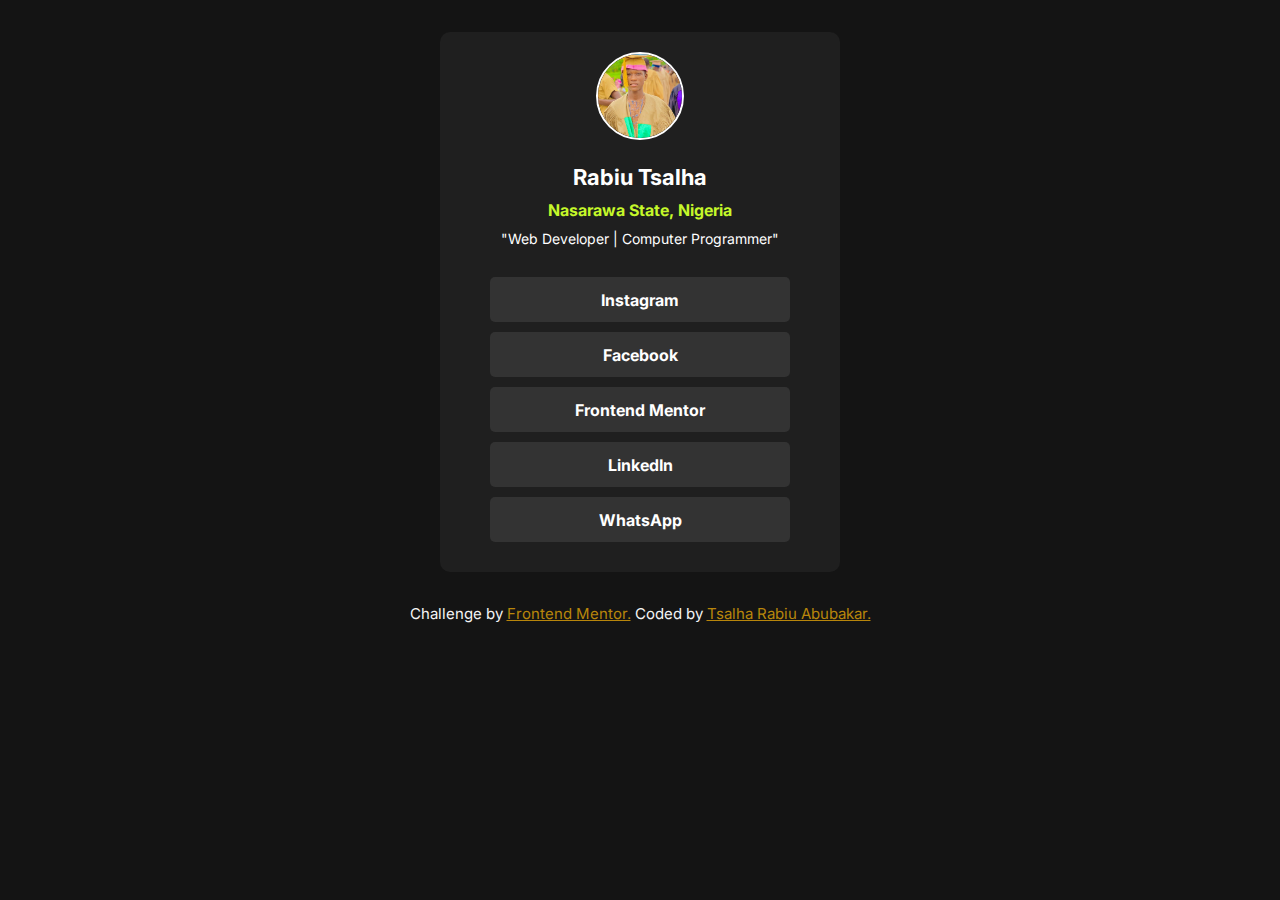
<file: index.html>
<!DOCTYPE html>
<html lang="en">
<head>
    <meta charset="UTF-8">
    <meta name="viewport" content="width=device-width, initial-scale=1.0">
    <link rel="preconnect" href="https://fonts.googleapis.com">
    <link rel="preconnect" href="https://fonts.gstatic.com" crossorigin>
    <link href="https://fonts.googleapis.com/css2?family=Inter:ital,opsz,wght@0,14..32,100..900;1,14..32,100..900&display=swap" rel="stylesheet">
    <link rel="stylesheet" href="styles.css">
    <title>Social Profile Links</title>
</head>
<body>
    <div id="social-links-container">
        <div class="avatar-img">
            <img src="./images/profile.jpg" alt="Rabiu Image" >
        </div>
        <div class="profile-text">
            <h1>Rabiu Tsalha</h1>
            <h4>Nasarawa State, Nigeria</h4>
            <p>"Web Developer | Computer Programmer"</p>
        </div>
        <div class="social-links">
            <ul class="social-links-list">
                <li><a href="https://www.instagram.com/" target="_blank">Instagram</a></li>
                <li><a href="https://web.facebook.com/" target="_blank">Facebook</a></li>
                <li><a href="https://www.frontendmentor.io/" target="_blank">Frontend Mentor</a></li>
                <li><a href="https://www.linkedin.com/" target="_blank">LinkedIn</a></li>
                <li><a href="https://www.whatsapp.com/" target="_blank">WhatsApp</a></li>
            </ul>
           </div>
    </div>
    <div class="author">
        <p>
            Challenge by <a href="https://www.frontendmentor.io/home">Frontend Mentor.</a> Coded by <a href="https://github.com/COEA-INTERNS">Tsalha Rabiu Abubakar.</a>
        </p>
    </div>
</body>
</html>
</file>
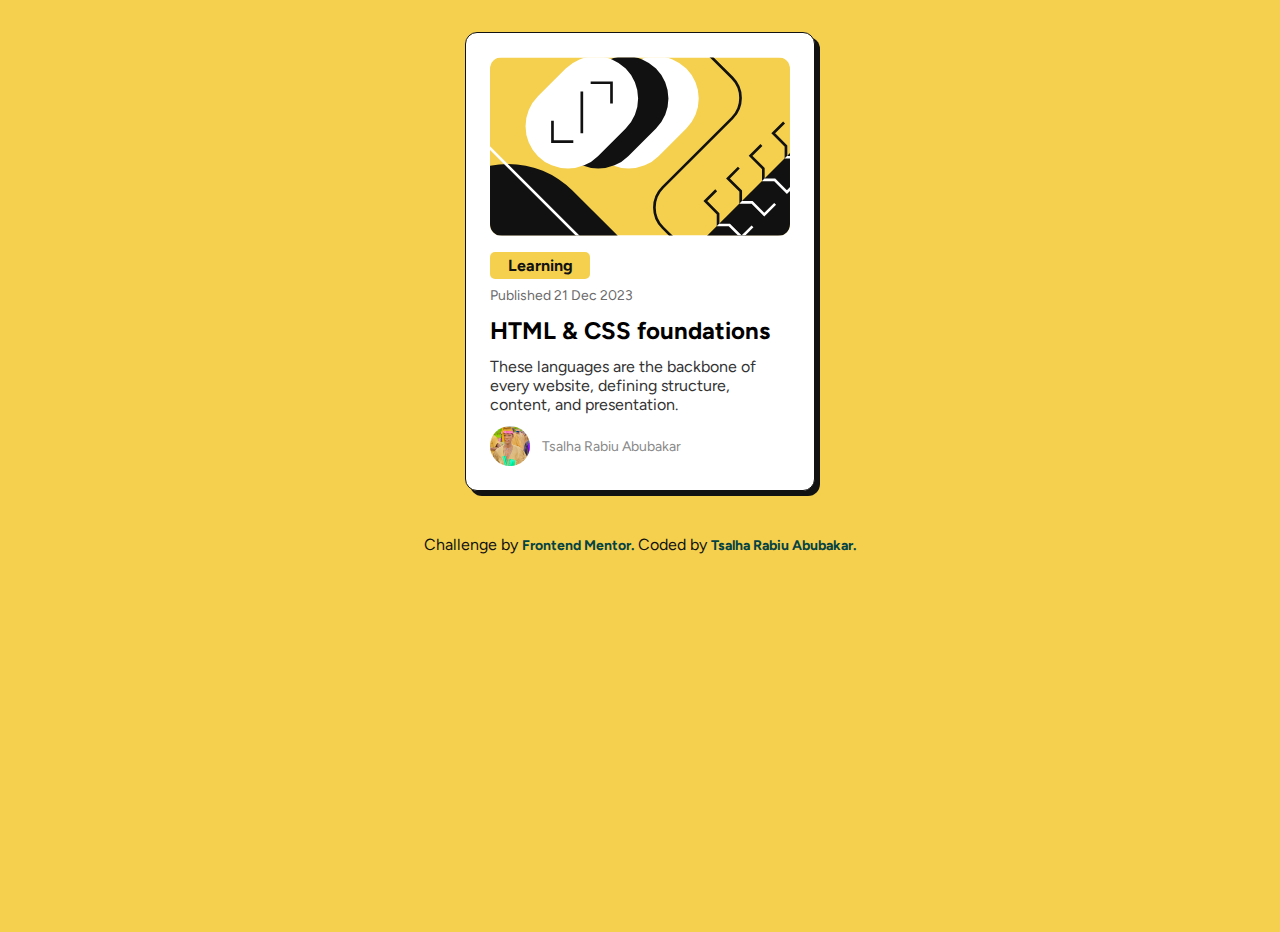
<file: Blog-card/index.html>
<!DOCTYPE html>
<html lang="en">
<head>
    <meta charset="UTF-8">
    <meta name="viewport" content="width=device-width, initial-scale=1.0">
    <link rel="preconnect" href="https://fonts.googleapis.com">
    <link rel="preconnect" href="https://fonts.gstatic.com" crossorigin>
    <link href="https://fonts.googleapis.com/css2?family=Figtree:ital,wght@0,300..900;1,300..900&display=swap" rel="stylesheet">
    <link rel="stylesheet" href="styles.css">
    <title>Blog preview card</title>
</head>
<body>
    <div class="card-container">
        <img class="blog-image" src="./images/illustration-article.svg" alt="Blog preview image">
        <span class="tag">Learning</span>
        <p class="date">Published 21 Dec 2023</p>
        <h2 class="title">HTML & CSS foundations</h2>
        <p class="description">These languages are the backbone of every website, defining structure, content, and presentation.</p>
        <div class="author">
            <img src="./images/profile.jpg" alt="Tsalha Rabiu Abubakar Profile image" class="author-img">
            <p>Tsalha Rabiu Abubakar</p>
        </div>
    </div>
    <div class="footer">
        <p>
            Challenge by <a href="https://www.frontendmentor.io/profile/COEA-INTERNS">Frontend Mentor.</a> Coded by <a href="https://github.com/COEA-INTERNS">Tsalha Rabiu Abubakar.</a>
        </p>
    </div>
  </body>
</html>
</file>
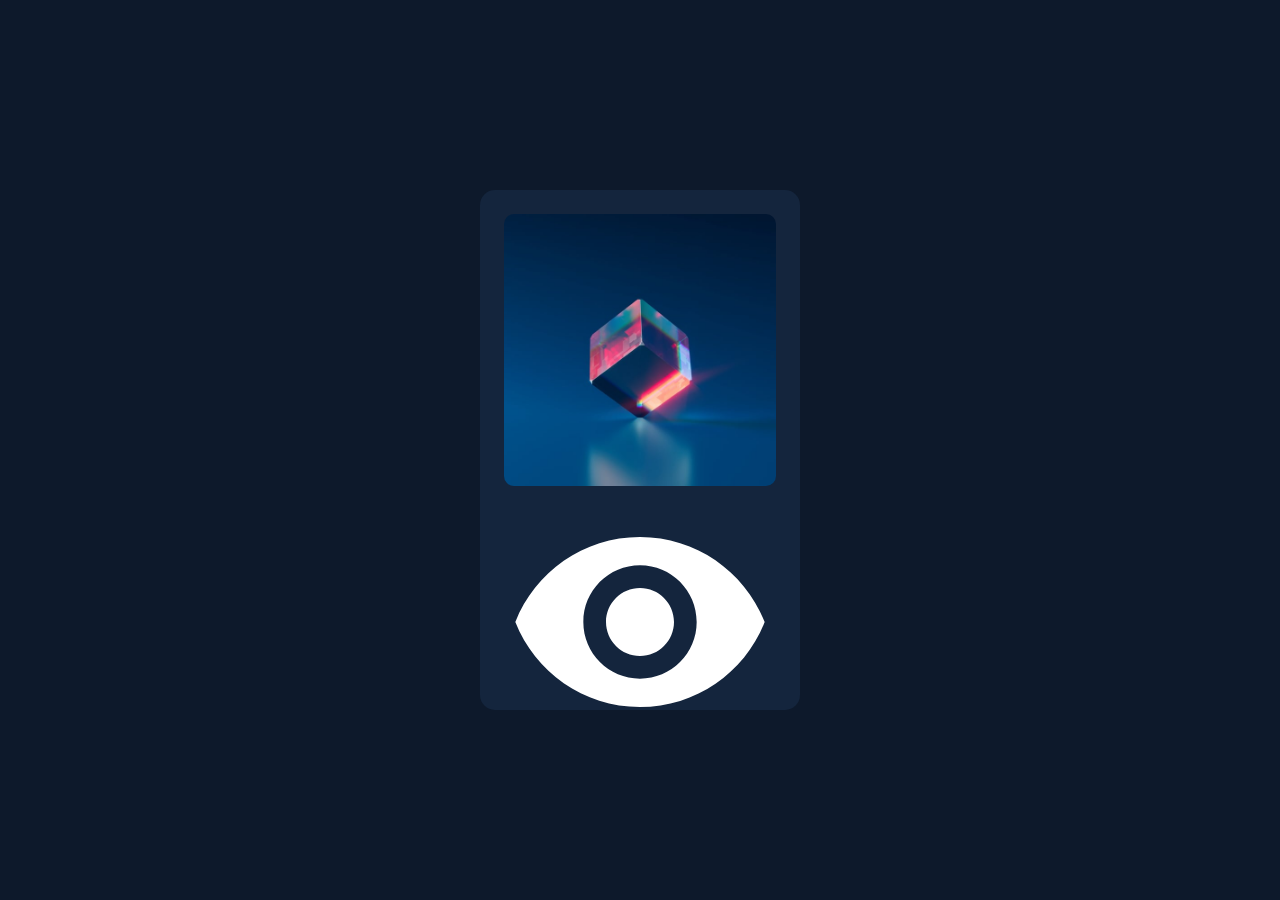
<file: NFT-card/index.html>
<!DOCTYPE html>
<html lang="en">
<head>
    <meta charset="UTF-8">
    <meta name="viewport" content="width=device-width, initial-scale=1.0">
    <link rel="preconnect" href="https://fonts.googleapis.com">
    <link rel="preconnect" href="https://fonts.gstatic.com" crossorigin>
    <link href="https://fonts.googleapis.com/css2?family=Outfit:wght@100..900&display=swap" rel="stylesheet">
    <link rel="stylesheet" href="styles.css">
    <title>NFT preview card component</title>
</head>
<body>
    <div class="card-container">
        <div class="card-image">
            <img src="./images/image-equilibrium.jpg" alt="NFT Image">

            <div class="image-overlay">
                <img src="./images/icon-view.svg" alt="View Icon">
            </div>
        </div>
        <div class="card-content">
            <h2>Equilibrium #3429</h2>
            <p>Our Equilibrium collection promotes balance and calm.</p>
            <div class="card-info">
                <div class="eth"> 
                    <img src="./images/icon-ethereum.svg" alt="Ethereum Icon">
                    <span>0.041 ETH</span>
                </div>
                <div class="time">
                    <img src="./images/icon-clock.svg" alt="Clock Icon">
                    <span>3 days left</span>
                </div>
            </div>
            <div class="creator">
                <img src="./images/profile.jpg" alt="Creator Avatar">
                <span>Creation of <p>Tsalha Rabiu Abubakar</p></span>
            </div>
        </div>
    </div>
     
</body>
</html>
</file>
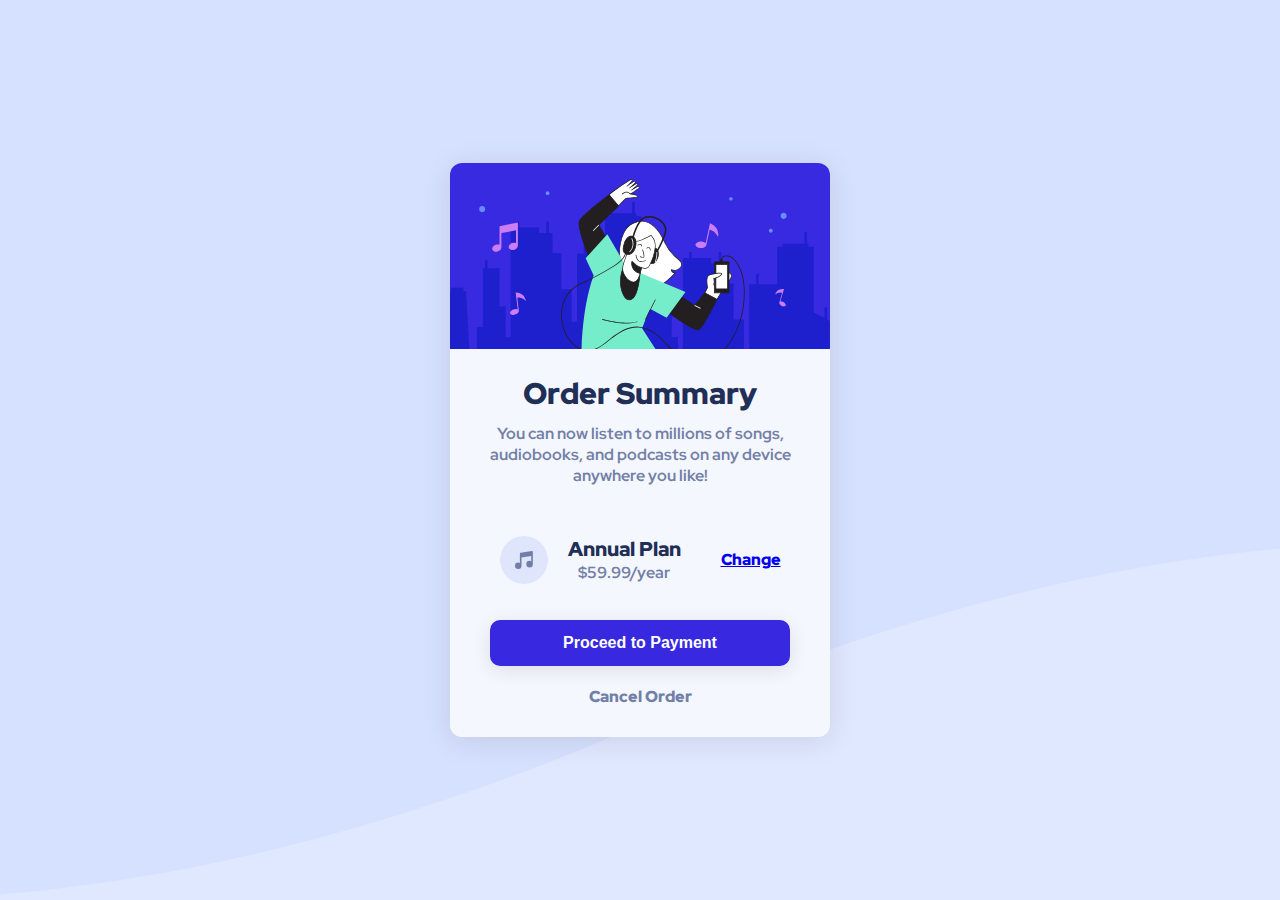
<file: Order-summary/index.html>
<!DOCTYPE html>
<html lang="en">
<head>
    <meta charset="UTF-8">
    <meta name="viewport" content="width=device-width, initial-scale=1.0">
    <link rel="preconnect" href="https://fonts.googleapis.com">
    <link rel="preconnect" href="https://fonts.gstatic.com" crossorigin>
    <link href="https://fonts.googleapis.com/css2?family=Red+Hat+Display:ital,wght@0,300..900;1,300..900&display=swap" rel="stylesheet">
    <link rel="stylesheet" href="styles.css">
    <title>Order summary component</title>
</head>
<body>
    <div class="card-container">
        <div class="card-image">
            <img src="./images/illustration-hero.svg" alt="illustration-hero">
        </div>
        <div class="card-content">
            <h2>Order Summary</h2>
            <p>You can now listen to millions of songs, audiobooks, and podcasts on any device anywhere you like!</p>
        </div>
        <div class="plan-container">
            <div class="plan-info">
                <img src="./images/icon-music.svg" alt="Music Icon">
                <div class="plan-description">
                    <h3>Annual Plan</h3>
                    <p>$59.99/year</p>
                </div>
                <a class="change-link" href="http://">Change</a>
            </div>
            <button class="proceed-button">Proceed to Payment</button>
            <button class="cancel-order">Cancel Order</button>
        </div>
    </div>
</body>
</html>
</file>
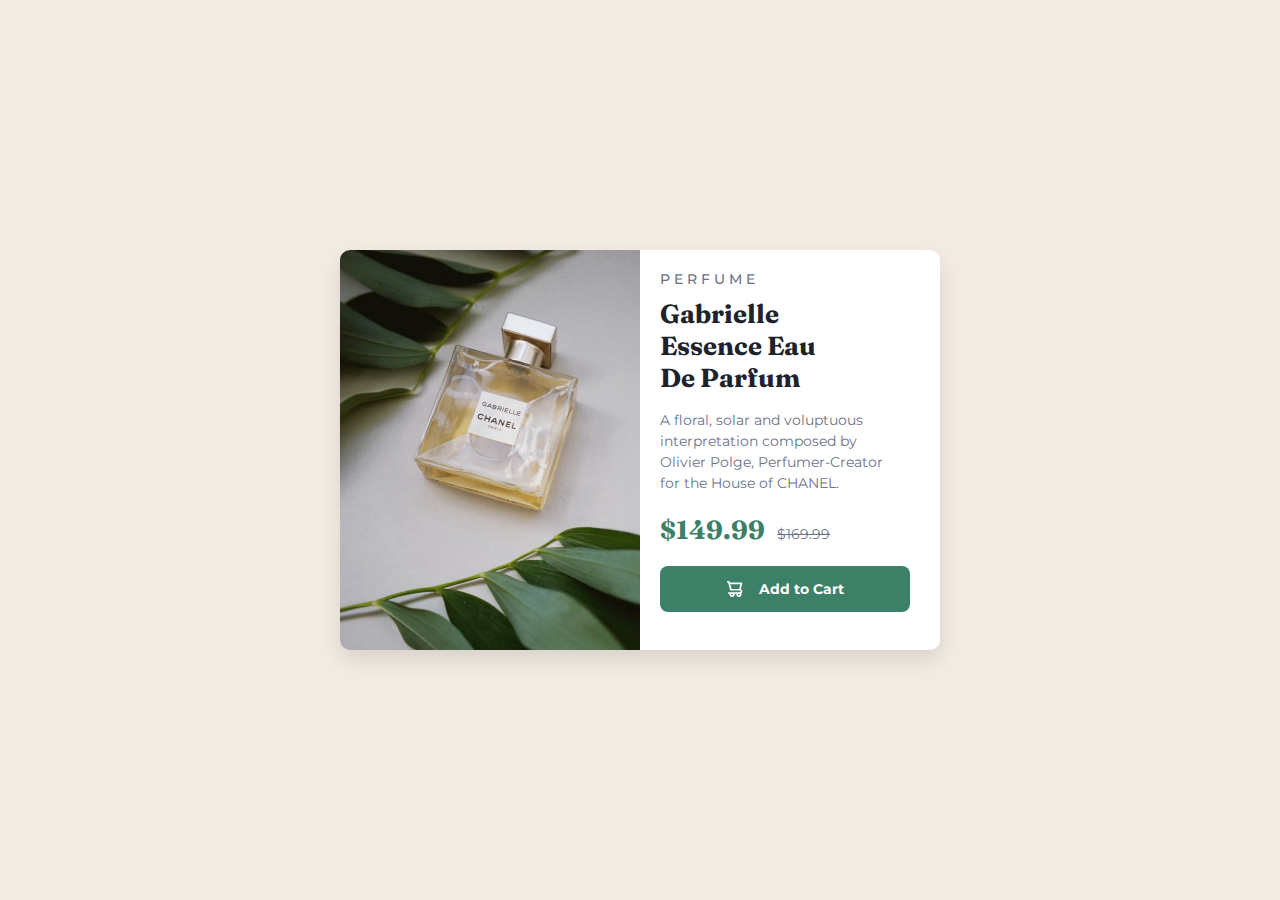
<file: product-card/index.html>
<!DOCTYPE html>
<html lang="en">
<head>
    <meta charset="UTF-8">
    <meta name="viewport" content="width=device-width, initial-scale=1.0">
    <link rel="preconnect" href="https://fonts.googleapis.com">
    <link rel="preconnect" href="https://fonts.gstatic.com" crossorigin>
    <link href="https://fonts.googleapis.com/css2?family=Fraunces:ital,opsz,wght@0,9..144,100..900;1,9..144,100..900&family=Montserrat:ital,wght@0,100..900;1,100..900&display=swap" rel="stylesheet">
    <link rel="stylesheet" href="styles.css">
    <title>Product-card</title>
</head>
<body>
    <div class="card-container">
        <div class="card-image">
            <img src="./images/image-product-desktop.jpg" alt="Product Image">
        </div>
        <div class="card-content">
            <p class="category">Perfume</p>
            <h1>Gabrielle Essence Eau De Parfum</h1>
            <p class="description">A floral, solar and voluptuous interpretation composed by Olivier Polge, Perfumer-Creator for the House of CHANEL.</p>
            <div class="price">
            <span class="current">$149.99</span>
            <span class="original">$169.99</span>
            </div>
            <div class="add-to-cart-container"><button class="add-to-cart"><img src="./images/icon-cart.svg" alt="Cart">Add to Cart</button></div>
        </div>
        
    </div>
</body> <b></b>
</html>
</file>
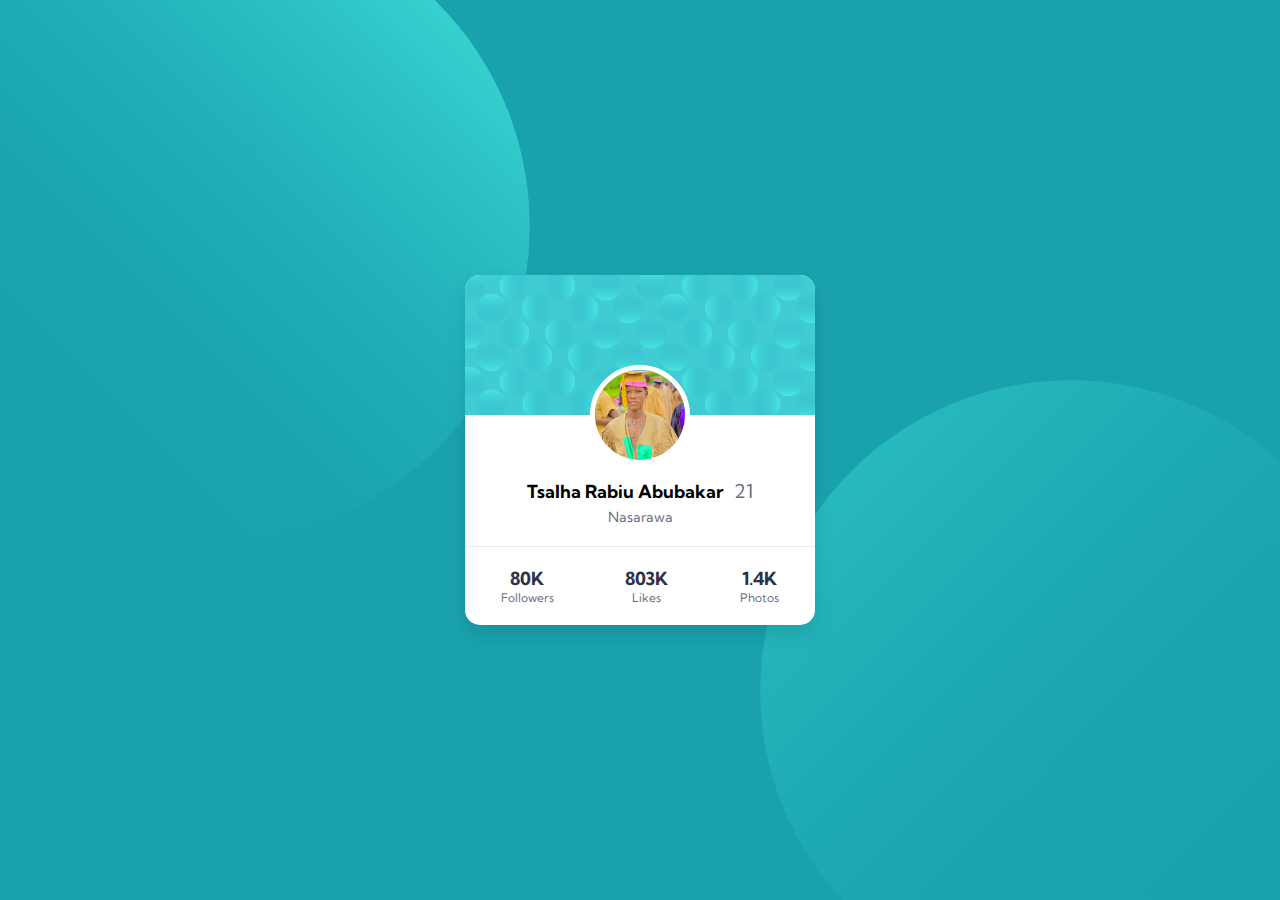
<file: Profile-card/index.html>
<!DOCTYPE html>
<html lang="en">
<head>
    <meta charset="UTF-8">
    <meta name="viewport" content="width=device-width, initial-scale=1.0">
    <link rel="preconnect" href="https://fonts.googleapis.com">
    <link rel="preconnect" href="https://fonts.gstatic.com" crossorigin>
    <link href="https://fonts.googleapis.com/css2?family=Kumbh+Sans:wght@100..900&display=swap" rel="stylesheet">
    <link rel="stylesheet" href="styles.css">
    <title>Profile Card</title>
</head>
<body>
    <div class="card-container">
        <div class="card-image">
            <img src="images/bg-pattern-card.svg" alt="Profile Image">
        </div>
        <div class="card-content">
            <img src="images/profile.jpg" alt="Profile Picture" class="profile-picture">
            <div class="basic">
                <h2>Tsalha Rabiu Abubakar</h2><span class="age">21</span>
            </div>
              <p>Nasarawa</p>
        </div>
        <div class="follow">
          <div class="follow-info">
            <h3>80K</h3>
            <p>Followers</p>
          </div>
          <div class="follow-info">
            <h3>803K</h3>
            <p>Likes</p>
          </div>
          <div class="follow-info">
            <h3>1.4K</h3>
            <p>Photos</p>
          </div>
        </div>

    </div>
</body>
</html>
</file>
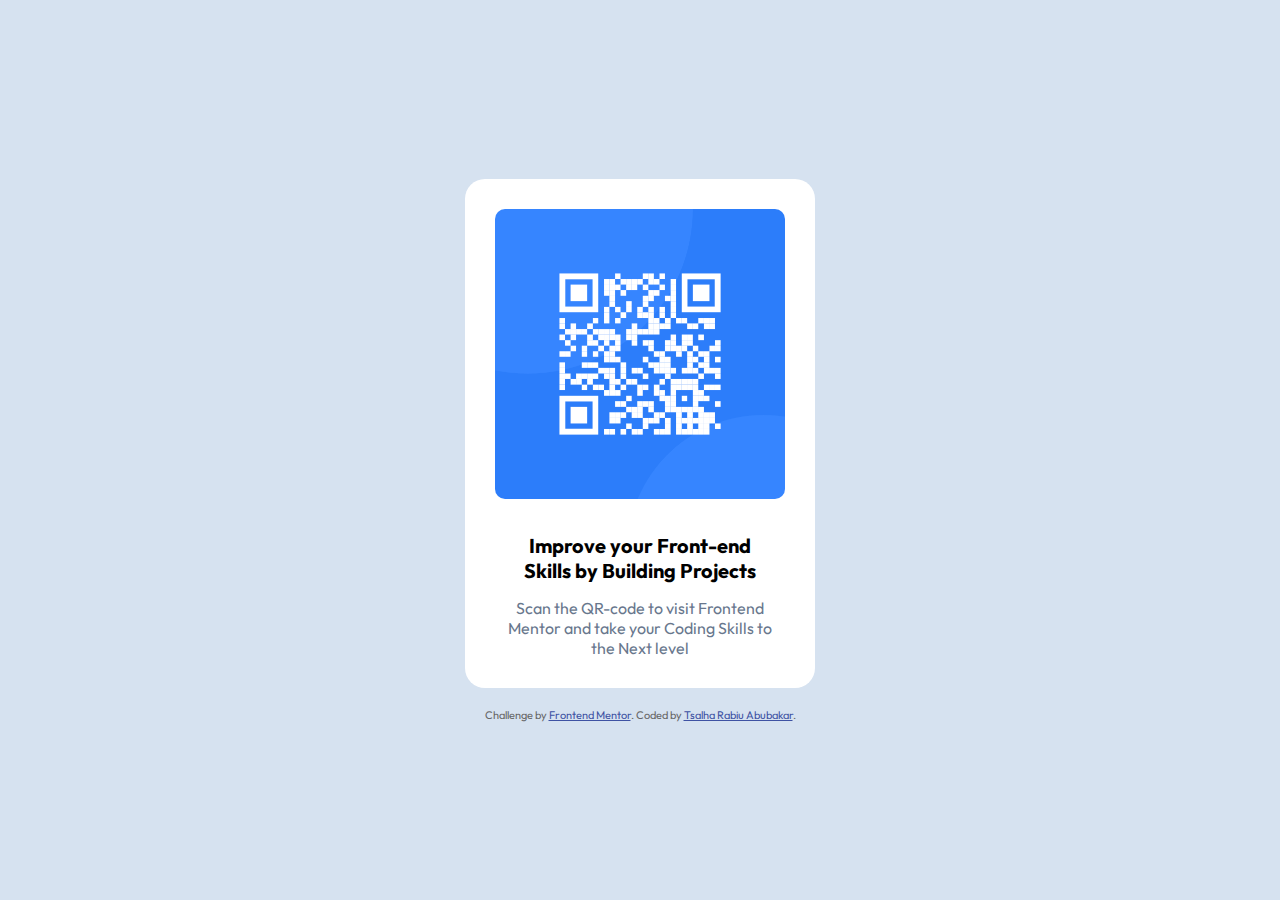
<file: QR-code/index.html>
<!DOCTYPE html>
<html lang="en">
  <head>
    <meta charset="UTF-8" />
    <meta name="viewport" content="width=device-width, initial-scale=1.0" />
    <!-- displays site properly based on user's device -->
    <link rel="preconnect" href="https://fonts.googleapis.com" />
    <link rel="preconnect" href="https://fonts.gstatic.com" crossorigin />
    <link
      href="https://fonts.googleapis.com/css2?family=Outfit:wght@100..900&display=swap"
      rel="stylesheet"
    />
    <link rel="stylesheet" href="style.css" />
    <link rel="icon" type="image/png" sizes="32x32" href="image-qr-code.png" />
    <title>Frontend Mentor | QR-code Challenge</title>
  </head>
  <body>
    <div class="card">
      <img src="./images/image-qr-code.png" />
      <h2>
        Improve your Front-end<br />
        Skills by Building Projects
      </h2>
      <p>
        Scan the QR-code to visit Frontend<br />
        Mentor and take your Coding Skills to <br />
        the Next level
      </p>
    </div>

    <div class="attribution">
      Challenge by
      <a href="https://www.frontendmentor.io?ref=challenge" target="_blank"
        >Frontend Mentor</a
      >. Coded by <a href="#">Tsalha Rabiu Abubakar</a>.
    </div>
  </body>
</html>
</file>
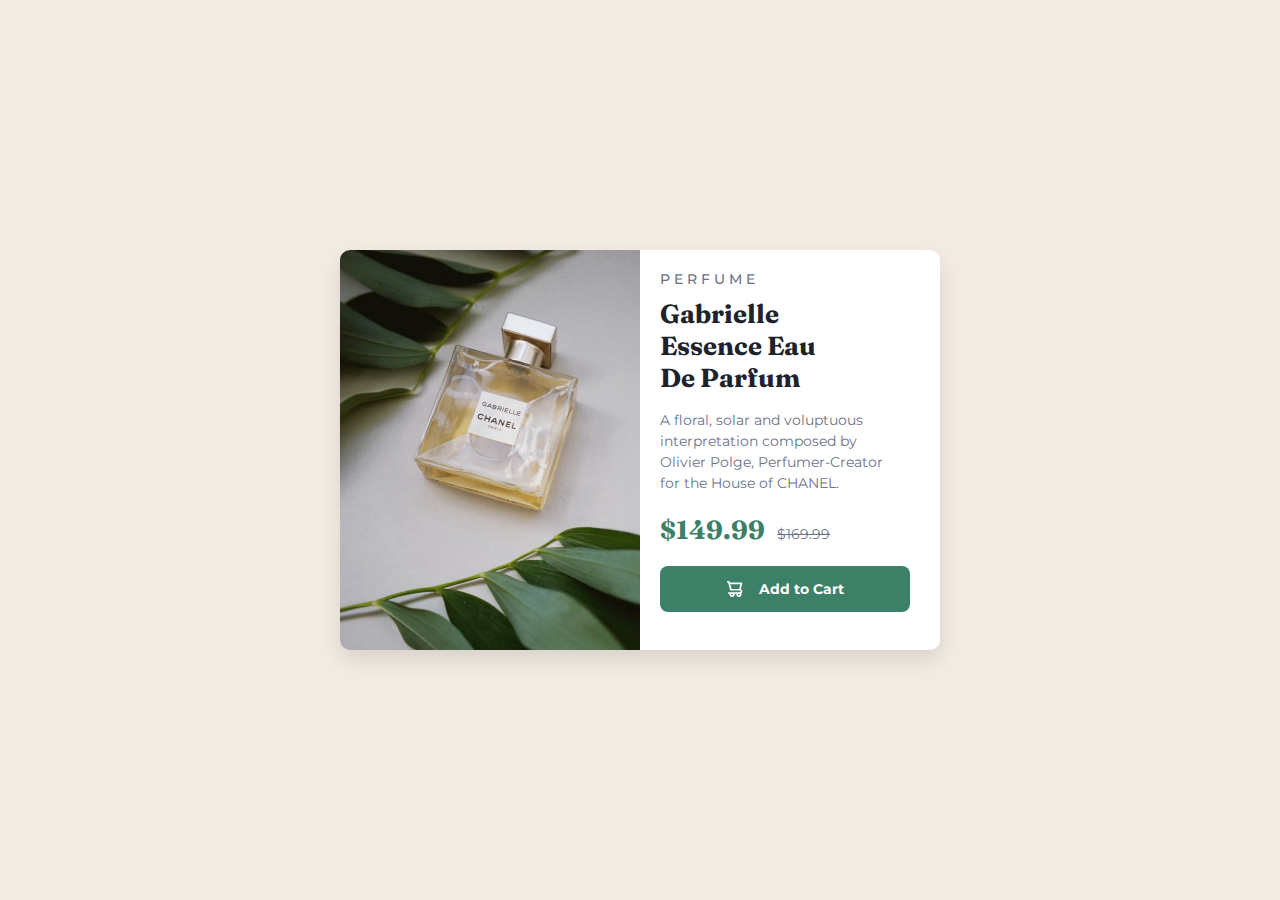
<file: product-card/index (2).html>
<!DOCTYPE html>
<html lang="en">
<head>
    <meta charset="UTF-8">
    <meta name="viewport" content="width=device-width, initial-scale=1.0">
    <link rel="preconnect" href="https://fonts.googleapis.com">
    <link rel="preconnect" href="https://fonts.gstatic.com" crossorigin>
    <link href="https://fonts.googleapis.com/css2?family=Fraunces:ital,opsz,wght@0,9..144,100..900;1,9..144,100..900&family=Montserrat:ital,wght@0,100..900;1,100..900&display=swap" rel="stylesheet">
    <link rel="stylesheet" href="styles.css">
    <title>Product-card</title>
</head>
<body>
    <div class="card-container">
        <div class="card-image">
            <img src="./images/image-product-desktop.jpg" alt="Product Image">
        </div>
        <div class="card-content">
            <p class="category">Perfume</p>
            <h1>Gabrielle Essence Eau De Parfum</h1>
            <p class="description">A floral, solar and voluptuous interpretation composed by Olivier Polge, Perfumer-Creator for the House of CHANEL.</p>
            <div class="price">
            <span class="current">$149.99</span>
            <span class="original">$169.99</span>
            </div>
            <div class="add-to-cart-container"><button class="add-to-cart"><img src="./images/icon-cart.svg" alt="Cart">Add to Cart</button></div>
        </div>
        
    </div>
</body>
</html>
</file>
<file: styles.css>
* {
    box-sizing: border-box;
    margin: 0;
    padding: 0;
    font-family: 'Inter', sans-serif;
}
body {
    background-color: #141414;
}

#social-links-container {
    display: flex;
    flex-direction: column;
    align-items: center;
    gap: 20px;
    background-color:  #1f1f1f;
   border-radius: 10px;
    height: 540px;
    width: 400px;
    margin: 2rem auto;
    
}

.avatar-img img {
    width: 88px;
    height: 88px;
    border-radius: 50%;
    border: 2px solid #fff;
    margin-top: 20px;
}

.profile-text {
    color: #fff;
    text-align: center;
}

.profile-text h1 {
    font-size: 22px;
    margin-bottom: 10px;
    color: #fff;
}

.profile-text h4 {
    font-size: 16px;
    margin-bottom: 10px;
    color: #c5f82a;
}

.profile-text p {
    font-size: 14px;
    margin-top: 5px;
    color: #fff;
}


.social-links-list {
    padding: 10px;
    margin: 0;
    list-style: none;
    display: flex;
    flex-direction: column;
    gap: 10px;
}

.social-links-list li a {
    display: flex;
    align-items: center;
    justify-content: center;
    text-decoration: none;
    color: #fff;
    transition: color 0.3s;
    background-color: #333333;
    width: 300px;
    height: 45px;
    border-radius: 5px;
    font-weight: 700;
}

.social-links-list li a:hover {
    background-color: #c5f82a;
    color: #141414;
    font-weight: bold;

}

@media screen and (min-width: 1440px) {
  #social-links-container {
       width: 400px;
    }
 
}

.author {
    color: whitesmoke;
    font-size: 15px;
    text-align: center;
    margin-bottom: 20px;
}

.author a {
    color: darkgoldenrod;
}

.author a:hover {
    color: rgb(7, 89, 114);
}
</file>
<file: Blog-card/styles.css>
* {
    box-sizing: border-box;
    margin: 0;
    padding: 0;
    font-family: 'Figtree', sans-serif;
}

body {
   justify-content: center;
   align-items: center;
    min-height: 100vh;
    background-color: #f4d04e;
    margin: 0;
    padding: 0;
}

.card-container {
     display: flex;
    flex-direction: column;
    background-color: #ffffff;
    padding: 24px;
    border-radius: 12px;
    border: 1px solid #121212;
    box-shadow: 5px 5px 0px #121212;
    max-width: 350px;
    overflow: hidden;
    transition: transform 0.3s ease, box-shadow 0.3s ease;
    margin: 2rem auto;
}

.card-container:hover {
    transform: translateY(-10px);
    box-shadow: 10px 10px 0px #121212;
}

.blog-image {
    width: 100%;
    height: auto;
    border-radius: 12px;
    margin-bottom: 16px;
}

.tag {
    display: inline-block;
    background-color: #f4d04e;
    color: #121212;
    padding: 4px 8px;
    border-radius: 5px;
    font-weight: bold;
    margin-bottom: 8px;
    width: 100px;
    text-align: center;
}

.date {
    font-size: 0.875rem;
    color: #6b6b6b;
    margin-bottom: 12px;
}

.title {
    font-size: 1.5rem;
    font-weight: bold;
    margin-bottom: 12px;
}

.title:hover {
    color: #f4d04e;
    text-decoration: none;
    cursor: pointer;
}

.description {
    font-size: 1rem;
    color: #333333;
    margin-bottom: 12px;
}

.author {
    display: flex;
    align-items: center;
}

.author-img {
    width: 40px;
    height: 40px;
    border-radius: 50%;
    margin-right: 12px;
}

.author p {
    font-size: 0.875rem;
    color: #888888;
}

.footer {
    display: flex;
    flex-direction: column;
    margin-top: 20px;
    justify-content: center;
    align-items: center;
    padding: 12px 0;
    color: #121212;
    margin: 2rem auto;
}

.footer a {
    
    font-size: 0.875rem;
    color: rgb(4, 66, 68);
    text-decoration: none;
    font-weight: bold;
}

.footer a:hover {
    text-decoration: underline;
}
</file>
<file: NFT-card/styles.css>
* {
    box-sizing: border-box;
    margin: 0;
    padding: 0;
    font-family: 'Outfit', sans-serif;
}

body {
    font-family: "Outfit", sans-serif;
    background-color: #0d192b;
    color: #ffffff;
    display: flex;
    justify-content: center;
    align-items: center;
    min-height: 100vh;
}

.card-container {
    background-color: #14253d;
    border-radius: 15px;
    overflow: hidden;
    width: 320px;
    height: 520px;
    padding: 24px;
    position: relative;
    
}

.card-image img {
    width: 100%;
    display: block;
    border-radius: 10px;
    
    
}

.image-overlay {
  display: flex;
  align-items: center;
  justify-content: center;
  cursor: pointer;
}

.card-image:hover {
   color:#00fff7;
   height: 100%;
}

.view-icon {
    width: 50%;
    
}

.card-content {
    padding: 5px;
}

.card-content h2 {
    font-size: 24px;
    margin-bottom: 10px;
    margin-top: 10px;
}

.card-content h2:hover {
    color: #00fff7;
    cursor: pointer;
}
.card-content p {
    color: #8bacda;
    font-size: 15px;
}

.card-info {
    display: flex;
    justify-content: space-between;
    margin-top: 20px;
    margin-bottom: 20px;
}

.eth span {
    color: #00fff7;
}

.time span {
    color: #8bacda;
}

.creator {
    display: flex;
    justify-content: baseline;
    align-items: center;
    border-top: 1px solid #2f415b;
    padding-top: 15px;
}

.creator img {
    width: 30px;
    height: 30px;
    border-radius: 50%;
    border: 1px solid #ffffff;
}

.creator span {
    color: #8bacda;
    font-size: 14px;
    margin-left: 10px;
    display: flex;
    gap: 5px;
}

.creator p {
    color: #ffffff;
    font-size: 14px;
}

.creator p:hover {
    color: #00fff7;
    cursor: pointer;
}


.author {
    color: whitesmoke;
    font-size: 15px;
    text-align: center;
    margin-bottom: 20px;
}

.author a {
    color: darkgoldenrod;
}

.author a:hover {
    color: rgb(7, 89, 114);
}
</file>
<file: Order-summary/styles.css>
* {
    box-sizing: border-box;
    margin: 0;
    padding: 0;
}

body {
    background: url('./images/pattern-background-desktop.svg') no-repeat center center fixed;
    background-size: cover;
    background-color: #e0e8ff;
    height: 100vh;
    display: flex;
    justify-content: center;
    align-items: center;
}

.card-container {
    background: #f5f7ff;
    border-radius: 12px;
    box-shadow: 0 4px 30px rgba(0, 0, 0, 0.1);
    max-width: 380px;
    text-align: center;
    overflow: hidden;
}

.card-image img {
    width: 100%;
    height: auto;
}

.card-content {
    padding: 20px;
}

.card-content h2 {
    color: #1f2f56;
    font-family: "Red Hat Display", sans-serif;
    font-weight: 900;
    font-size: 30px;
    margin-bottom: 10px;
}

.card-content p {
    color: #7280a7;
    font-family: "Red Hat Display", sans-serif;
    font-weight: 700;
    font-size: 16px;
}

.plan-container {
  padding: 10px;
  display: flex;
  flex-direction: column;
  justify-content: center;
  align-items: center;
}

.plan-info {
    display: flex;
    align-items: center;
    justify-content: space-between;
    background-color: #f5f7ff;
    padding: 20px;
    border-radius: 10px;
}

.plan-description {
    flex-grow: 1;
    padding: 0 20px;
    
}

.plan-description h3 {
    color: #1f2f56;
    font-family: "Red Hat Display", sans-serif;
    font-weight: 900;
    font-size: 20px;
}

.plan-description p {
    color: #7280a7;
    font-family: "Red Hat Display", sans-serif;
    font-weight: 700;
    font-size: 16px;
}

.change-link {
    padding-left: 20px;
    font-family: 'Red Hat Display', sans-serif;
    font-weight: 900;
    font-size: 16px;
}
.proceed-button {
    background: #3829e0;
    display: flex;
    justify-content: center;
    align-items: center;
    border: none;
    border-radius: 10px;
    color: white;
    cursor: pointer;
    font-size: 16px;
    font-weight: bold;
    padding: 14px;
    margin-top: 16px;
    width: 300px;
    box-shadow: 0 4px 20px rgba(0, 0, 0, 0.1);
}
.proceed-button:hover {
    background: #7280a7;
}

.change-link:hover {
    text-decoration: none;
    color: #7280a7;
}

.cancel-order {
    background: transparent;
    border: none;
    color: #7280a7;
    cursor: pointer;
    font-size: 16px;
    font-weight: 900;
    font-family: 'Red Hat Display', sans-serif;
    margin-top: 20px;
    margin-bottom: 20px;
   
}

.cancel-order:hover{
    color: #1f2f56;
    font-weight: 900;
}
</file>
<file: product-card/styles.css>
* {
    box-sizing: border-box;
    margin: 0;
    padding: 0;
    font-family: 'Montserrat', sans-serif;
}

body {
    background-color: #f2ebe3;
    display: flex;
    justify-content: center;
    align-items: center;
    height: 100vh;
}

.card-container {
    width: 600px;
    height: 400px;
    display: flex;
    background-color: #ffffff;
    border-radius: 10px;
    overflow: hidden;
    box-shadow: 0 10px 20px rgba(0, 0, 0, 0.1);
}

.card-image img {
    width: 300px;
    height: 100%;
    object-fit: cover;
   
}

.card-content {
    padding: 20px;
    display: flex;
    flex-direction: column;
}

.category {
    font-size: 14px;
    color: #6c7289;
    text-transform: uppercase;
    letter-spacing: 4px;
    font-weight: 500;
    margin-bottom: 10px;
}

.card-content h1 {
    font-size: 26px;
    font-family: "Fraunces", serif;
    font-weight: 700;
    margin-bottom: 16px;
    color: #1c232b;
    width: 180px;
}

.description {
    font-size: 14px;
    color: #6c7289;
    line-height: 1.5;
    margin-bottom: 20px;
    width: 240px;
}

.price {
    display: flex;
    flex-direction: row;
    gap: 12px;
    align-items: baseline;
    margin-bottom: 20px;
}

 .price .current {
    font-size: 26px;
    font-weight: bold;
    color: #3c8067;
    font-family: "Fraunces", serif;
    font-weight: 700;
    margin-top: 0;
    
}

 .price .original {
    font-size: 14px;
    text-decoration: line-through;
    color: #6c7289;
   
}

.add-to-cart {
    display: flex;
    width: 250px;
    align-items: center;
    justify-content: center;
    font-size: 14px;
    font-weight: bold;
    background-color: #3c8067;
    color: white;
    border: none;
    padding: 14px;
    border-radius: 8px;
    cursor: pointer;
    gap: 16px;
    transition: background-color 0.3s ease;
}

.add-to-cart:hover {
    background-color: #1b4133;
}

.add-to-cart img {
    width: 16px;
    height: 16px;
}

.add-to-cart-container {
    display: flex;
    flex-direction: column;
    justify-content: center;

    margin-top: 16px;
}
</file>
<file: Profile-card/styles.css>
* {
  margin: 0;
  padding: 0;
  box-sizing: border-box;
  font-family: 'Kumbh Sans', sans-serif;
}
body {
  height: 100vh;
  background-image: url("images/bg-pattern-top.svg"), url("images/bg-pattern-bottom.svg");
  background-position: top -90px left -100px, bottom -100px right -100px;
  background-repeat: no-repeat, no-repeat;
  background-size: 630px, 620px, 600px, 610px;
  background-color: #19a2ae;
  display: flex;
  justify-content: center;
  align-items: center;
}
.card-container {
  background-color: white;
  border-radius: 15px;
  overflow: hidden;
  text-align: center;
  box-shadow: 0px 10px 20px rgba(0, 0, 0, 0.1);
  width: 350px;
}
.card-image img {
  width: 100%;
  display: block;
}
.profile-picture {
  width: 100px;
  height: 100px;
  border: 5px solid white;
  border-radius: 50%;
  margin-top: -50px;
}
.basic {
  display: flex;
  flex-direction: row;
  align-items: center;
  text-align: center;
  justify-content: center;
  gap: 10px;
}
.age {
  font-size: 18px;
  color: #6a6f81;
  text-align: center;
  margin: 10px 0 5px;
  font-size: larger;
}
.basic h2 {
  font-size: 18px;
  margin: 10px 0 5px;
}
.card-content p {
  font-size: 14px;
  color: #6a6f81;
}
.follow {
  display: flex;
  justify-content: space-around;
  border-top: 1px solid #e9eaed;
  margin-top: 20px;
  padding: 20px 0;
}
.follow-info h3 {
  font-size: 18px;
  color: #2d3248;
}
.follow-info p {
  font-size: 12px;
  color: #6a6f81;
  margin-top: 5px;
}
</file>
<file: QR-code/style.css>
*{
    margin: 0;
    padding: 0;
    box-sizing: border-box;
}

body {
  font-family: "Outfit", sans-serif;
  background-color: hsl(212, 45%, 89%);
  display: flex;
  flex-direction: column;
  justify-content: center;
  align-items: center;
  height: 100vh;
}

h2 {
  font-family: "Outfit", sans-serif;
  font-size: 20px;
  text-align: center;
  margin-top: 15px;
}

p {
  color: hsl(216, 15%, 48%);
  font-family: "Outfit", sans-serif;
  font-size: 12 px;
  text-align: center;
  margin-top: 15px;

}


.attribution {
  font-size: 11px;
  margin-top: 20px;
  text-align: center;
  color: #666;
}

.attribution a {
  color: hsl(228, 45%, 44%);
}

.card {
  background-color: hsl(0, 0%, 100%);
  border-radius: 20px;
  padding: 20px;
  text-align: center;
  max-width: 100%;
}

.card img {
  width: 100%;
  border-radius: 10px;
  margin-bottom: 15px;
}

/* desktop style */

@media (min-width: 600px) {
  .card {
    max-width: 350px;
    padding: 30px;
  }
}

.card img {
  width: 100%;
}
</file>
